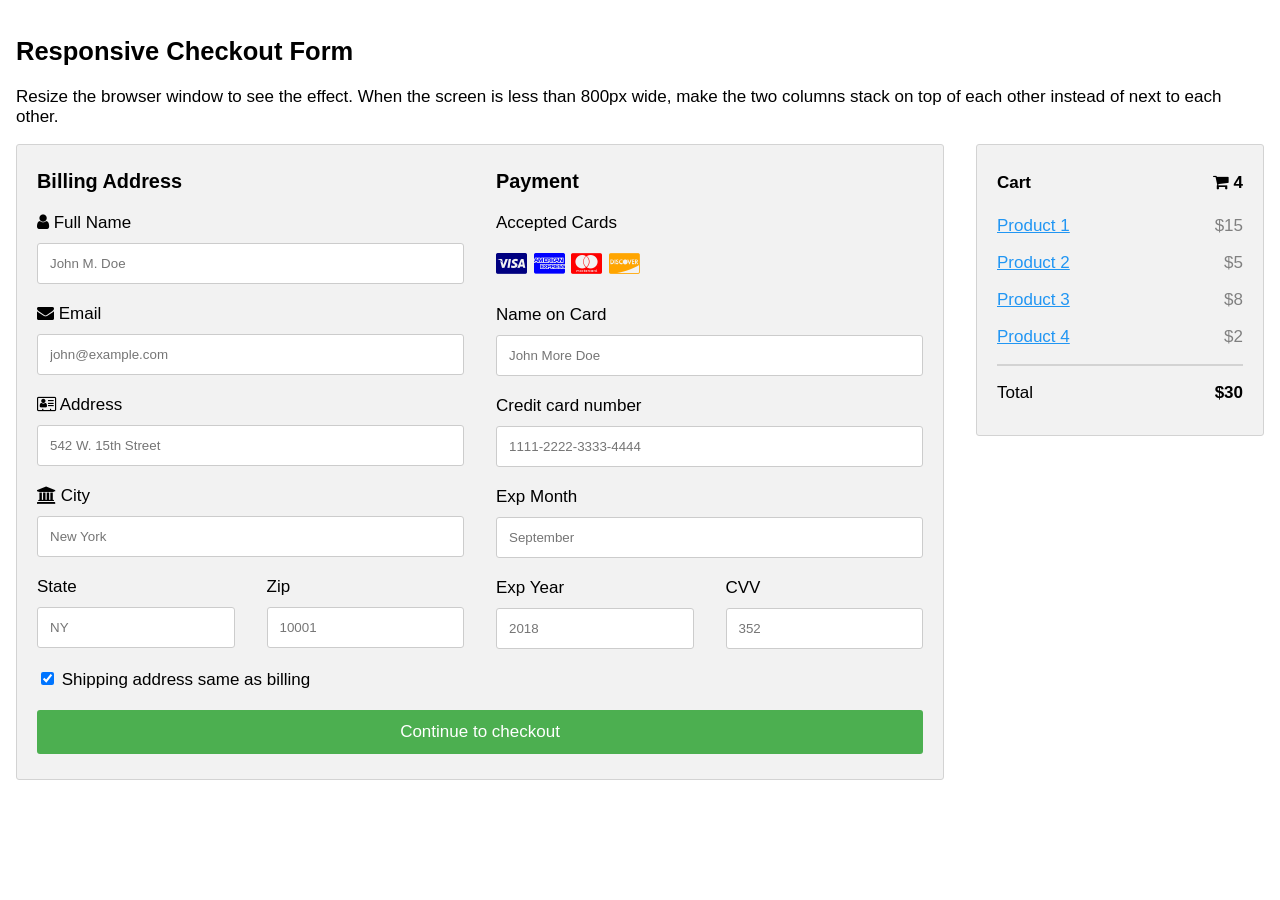
<file: 12.html>
<!DOCTYPE html>
<html>
<head>
<meta name="viewport" content="width=device-width, initial-scale=1">
<link rel="stylesheet" href="https://cdnjs.cloudflare.com/ajax/libs/font-awesome/4.7.0/css/font-awesome.min.css">
<style>
body {
  font-family: Arial;
  font-size: 17px;
  padding: 8px;
}

* {
  box-sizing: border-box;
}

.row {
  display: -ms-flexbox; /* IE10 */
  display: flex;
  -ms-flex-wrap: wrap; /* IE10 */
  flex-wrap: wrap;
  margin: 0 -16px;
}

.col-25 {
  -ms-flex: 25%; /* IE10 */
  flex: 25%;
}

.col-50 {
  -ms-flex: 50%; /* IE10 */
  flex: 50%;
}

.col-75 {
  -ms-flex: 75%; /* IE10 */
  flex: 75%;
}

.col-25,
.col-50,
.col-75 {
  padding: 0 16px;
}

.container {
  background-color: #f2f2f2;
  padding: 5px 20px 15px 20px;
  border: 1px solid lightgrey;
  border-radius: 3px;
}

input[type=text] {
  width: 100%;
  margin-bottom: 20px;
  padding: 12px;
  border: 1px solid #ccc;
  border-radius: 3px;
}

label {
  margin-bottom: 10px;
  display: block;
}

.icon-container {
  margin-bottom: 20px;
  padding: 7px 0;
  font-size: 24px;
}

.btn {
  background-color: #4CAF50;
  color: white;
  padding: 12px;
  margin: 10px 0;
  border: none;
  width: 100%;
  border-radius: 3px;
  cursor: pointer;
  font-size: 17px;
}

.btn:hover {
  background-color: #45a049;
}

a {
  color: #2196F3;
}

hr {
  border: 1px solid lightgrey;
}

span.price {
  float: right;
  color: grey;
}

/* Responsive layout - when the screen is less than 800px wide, make the two columns stack on top of each other instead of next to each other (also change the direction - make the "cart" column go on top) */
@media (max-width: 800px) {
  .row {
    flex-direction: column-reverse;
  }
  .col-25 {
    margin-bottom: 20px;
  }
}
</style>
</head>
<body>

<h2>Responsive Checkout Form</h2>
<p>Resize the browser window to see the effect. When the screen is less than 800px wide, make the two columns stack on top of each other instead of next to each other.</p>
<div class="row">
  <div class="col-75">
    <div class="container">
      <form action="/action_page.php">

        <div class="row">
          <div class="col-50">
            <h3>Billing Address</h3>
            <label for="fname"><i class="fa fa-user"></i> Full Name</label>
            <input type="text" id="fname" name="firstname" placeholder="John M. Doe">
            <label for="email"><i class="fa fa-envelope"></i> Email</label>
            <input type="text" id="email" name="email" placeholder="john@example.com">
            <label for="adr"><i class="fa fa-address-card-o"></i> Address</label>
            <input type="text" id="adr" name="address" placeholder="542 W. 15th Street">
            <label for="city"><i class="fa fa-institution"></i> City</label>
            <input type="text" id="city" name="city" placeholder="New York">

            <div class="row">
              <div class="col-50">
                <label for="state">State</label>
                <input type="text" id="state" name="state" placeholder="NY">
              </div>
              <div class="col-50">
                <label for="zip">Zip</label>
                <input type="text" id="zip" name="zip" placeholder="10001">
              </div>
            </div>
          </div>

          <div class="col-50">
            <h3>Payment</h3>
            <label for="fname">Accepted Cards</label>
            <div class="icon-container">
              <i class="fa fa-cc-visa" style="color:navy;"></i>
              <i class="fa fa-cc-amex" style="color:blue;"></i>
              <i class="fa fa-cc-mastercard" style="color:red;"></i>
              <i class="fa fa-cc-discover" style="color:orange;"></i>
            </div>
            <label for="cname">Name on Card</label>
            <input type="text" id="cname" name="cardname" placeholder="John More Doe">
            <label for="ccnum">Credit card number</label>
            <input type="text" id="ccnum" name="cardnumber" placeholder="1111-2222-3333-4444">
            <label for="expmonth">Exp Month</label>
            <input type="text" id="expmonth" name="expmonth" placeholder="September">
            <div class="row">
              <div class="col-50">
                <label for="expyear">Exp Year</label>
                <input type="text" id="expyear" name="expyear" placeholder="2018">
              </div>
              <div class="col-50">
                <label for="cvv">CVV</label>
                <input type="text" id="cvv" name="cvv" placeholder="352">
              </div>
            </div>
          </div>

        </div>
        <label>
          <input type="checkbox" checked="checked" name="sameadr"> Shipping address same as billing
        </label>
        <input type="submit" value="Continue to checkout" class="btn">
      </form>
    </div>
  </div>
  <div class="col-25">
    <div class="container">
      <h4>Cart <span class="price" style="color:black"><i class="fa fa-shopping-cart"></i> <b>4</b></span></h4>
      <p><a href="#">Product 1</a> <span class="price">$15</span></p>
      <p><a href="#">Product 2</a> <span class="price">$5</span></p>
      <p><a href="#">Product 3</a> <span class="price">$8</span></p>
      <p><a href="#">Product 4</a> <span class="price">$2</span></p>
      <hr>
      <p>Total <span class="price" style="color:black"><b>$30</b></span></p>
    </div>
  </div>
</div>

</body>
</html>
</file>
